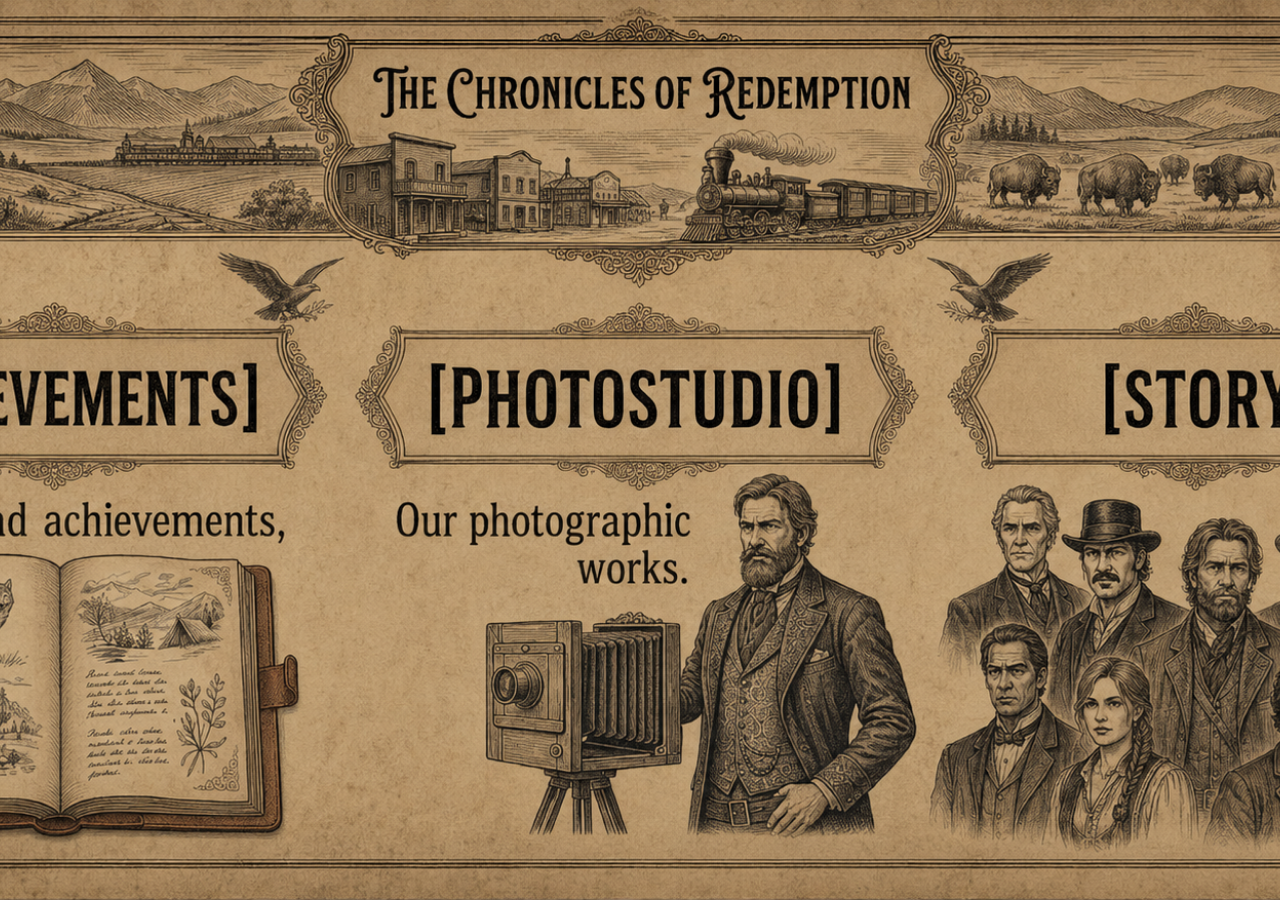
<file: index.html>
<!DOCTYPE html>
<html lang="ru">
<head>
    <meta charset="UTF-8">
    <title>The Chronicles of Redemption</title>
    <link rel="stylesheet" href="Redemption.css">
</head>
<body>

    <div class="main-menu">
        <a href="achievements.html" class="btn btn-achievements" title="Achievements"></a>
        <a href="photostudio.html" class="btn btn-photostudio" title="Photostudio"></a>
        <a href="story.html" class="btn btn-story" title="Story"></a>
    </div>

</body>
</html>
</file>
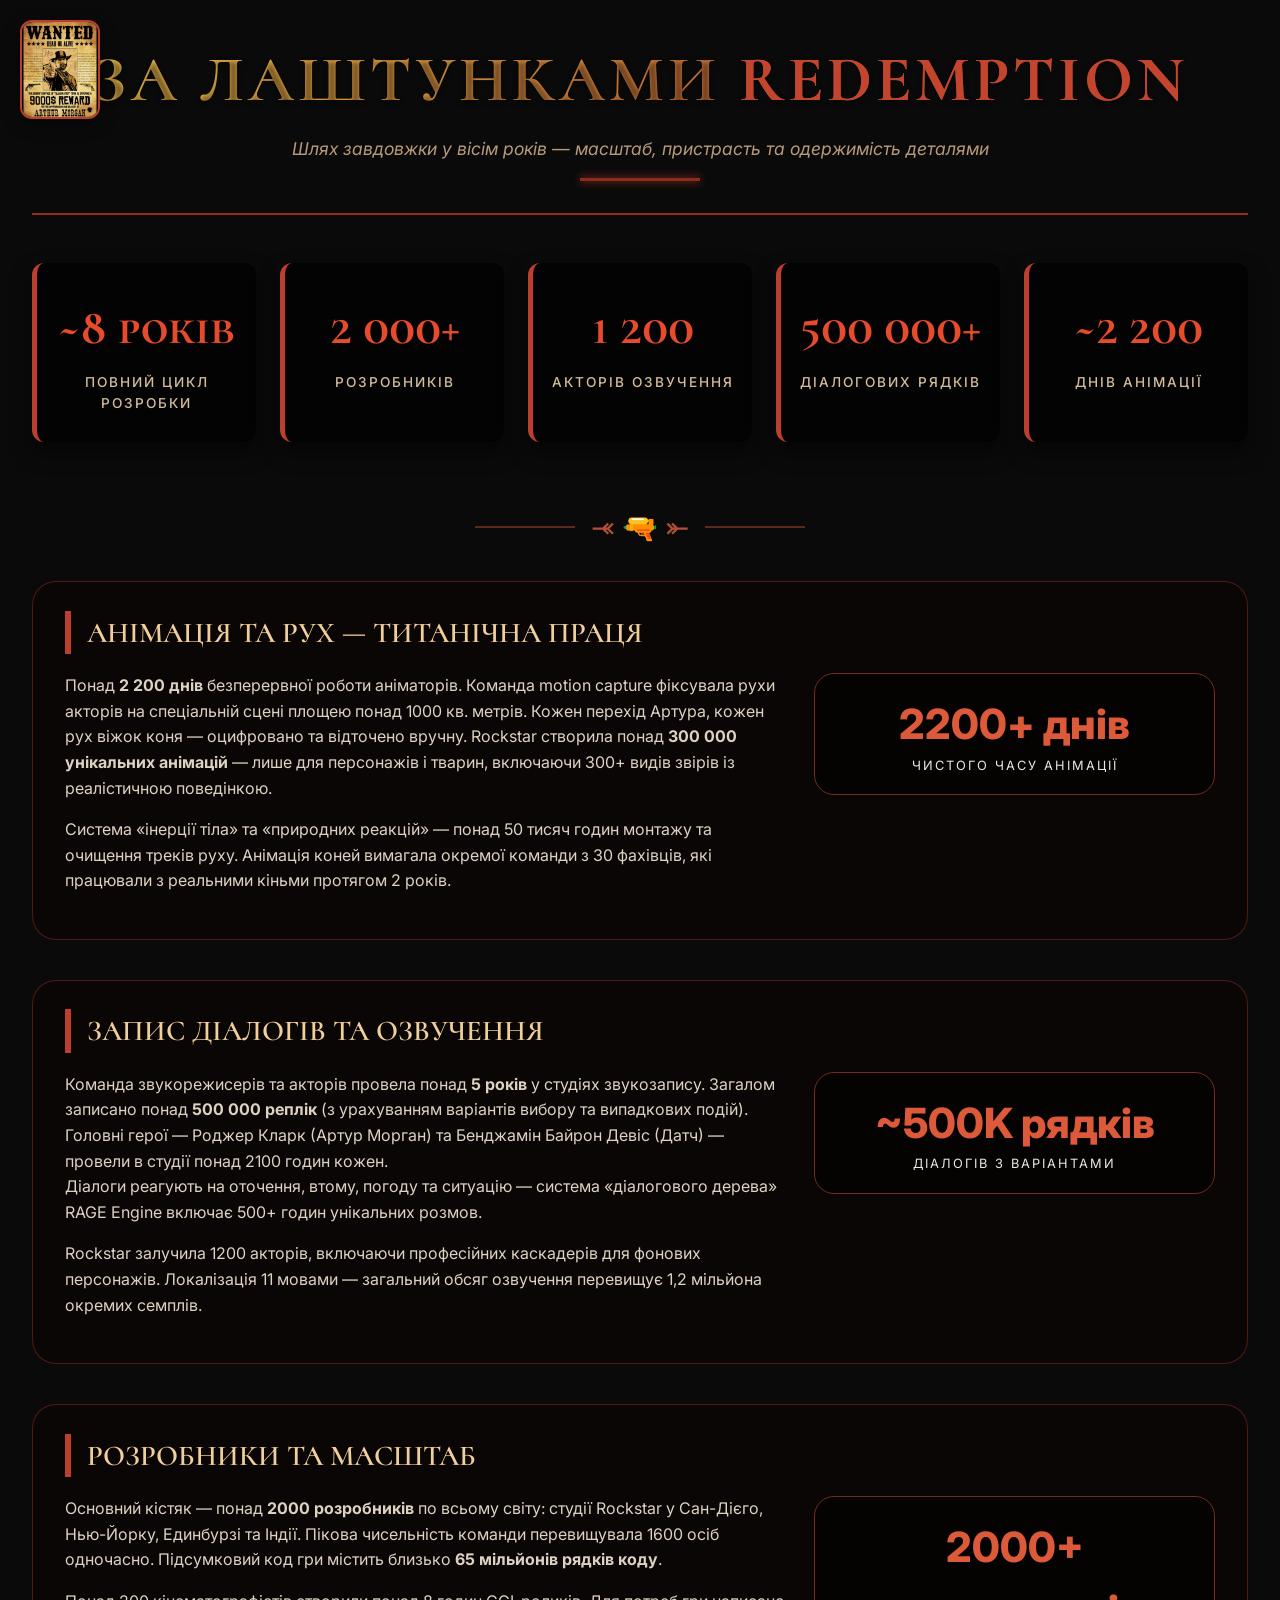
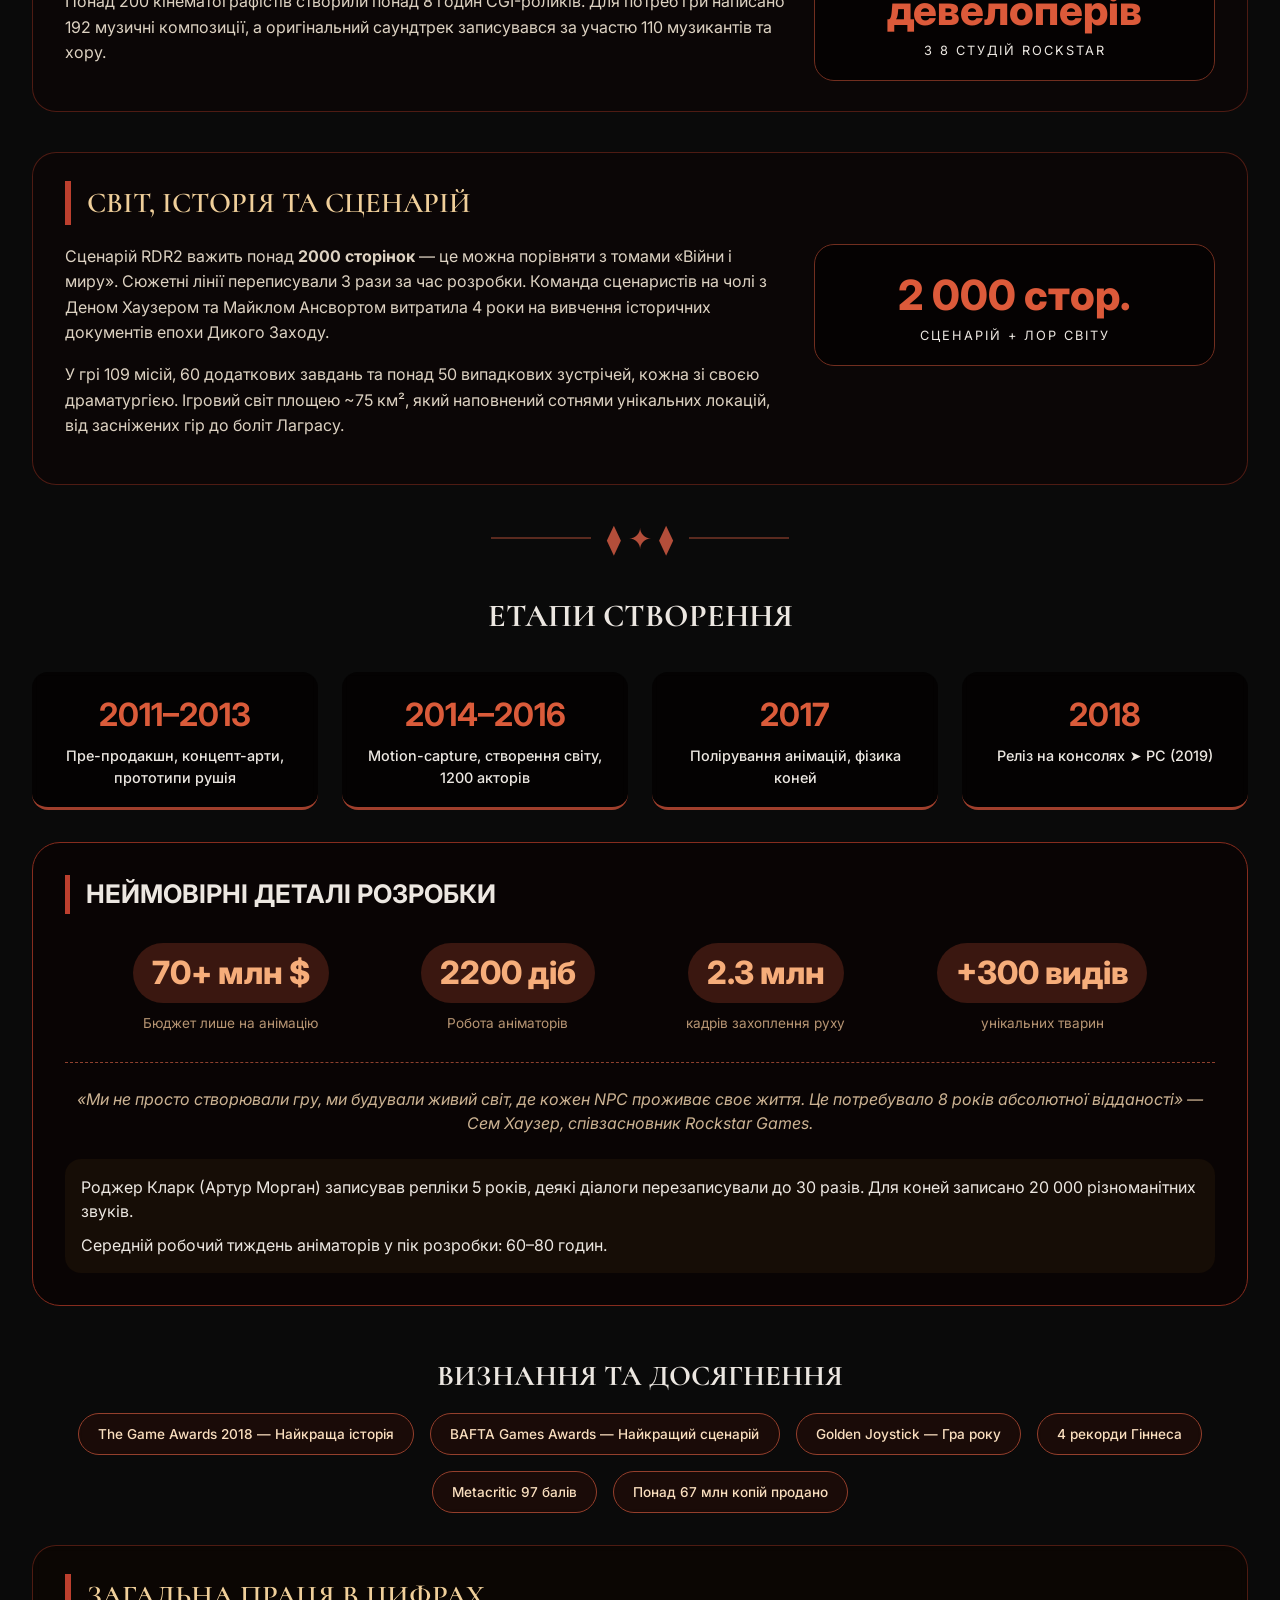
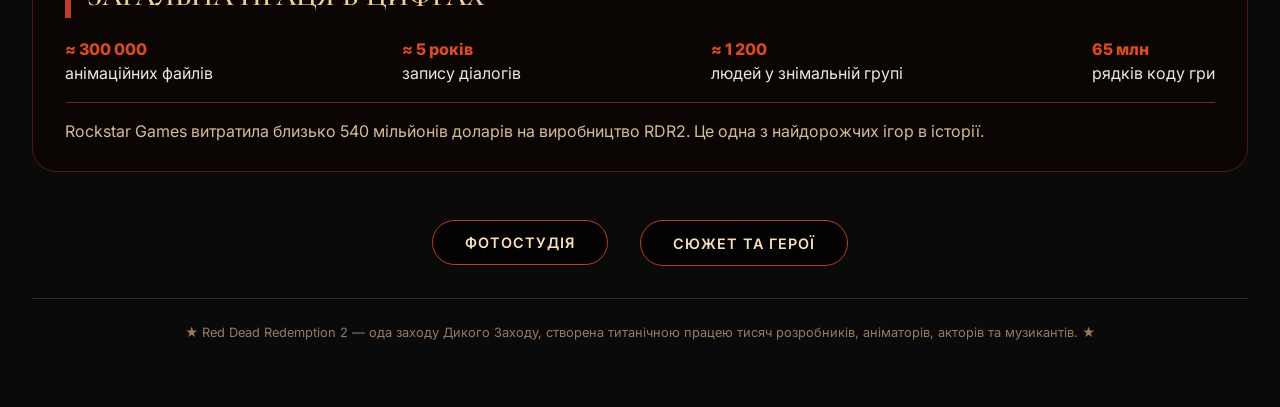
<file: achievements.html>
<!DOCTYPE html>
<html lang="uk">
<head>
    <meta charset="UTF-8">
    <meta name="viewport" content="width=device-width, initial-scale=1.0, user-scalable=yes">
    <title>Red Dead Redemption 2 | Шлях розробки та Досягнення</title>
    <link href="https://fonts.googleapis.com/css2?family=Cormorant+SC:wght@300;400;600;700&family=Inter:opsz,wght@14..32,300;14..32,400;14..32,600;14..32,700&display=swap" rel="stylesheet">
    <style>
        * {
            margin: 0;
            padding: 0;
            box-sizing: border-box;
        }

        body {
            position: relative;
            background: #0a0a0a;
            font-family: 'Inter', 'Segoe UI', system-ui, sans-serif;
            color: #ece7e1;
            line-height: 1.5;
            scroll-behavior: smooth;
            min-height: 100vh;
        }

        body::before {
            content: "";
            position: fixed;
            top: 0;
            left: 0;
            width: 100%;
            height: 100%;
            z-index: -2;
            background-image: url('https://images.pexels.com/photos/1413412/rancher-sunset-silhouette-horse-1413412.jpeg?auto=compress&cs=tinysrgb&w=1600');
            background-size: cover;
            background-position: center 40%;
            background-repeat: no-repeat;
            filter: brightness(0.28) contrast(1.15) sepia(0.25) saturate(0.9);
        }

        body::after {
            content: "";
            position: fixed;
            top: 0;
            left: 0;
            width: 100%;
            height: 100%;
            z-index: -1;
            background-image: url('https://www.transparenttextures.com/patterns/old-map.png');
            background-repeat: repeat;
            opacity: 0.12;
            pointer-events: none;
        }

        ::-webkit-scrollbar {
            width: 8px;
        }
        ::-webkit-scrollbar-track {
            background: #1a0a0a;
        }
        ::-webkit-scrollbar-thumb {
            background: #8b2c1d;
            border-radius: 6px;
        }

        .rdr-container {
            max-width: 1400px;
            margin: 0 auto;
            padding: 2rem 2rem 4rem;
            position: relative;
            z-index: 1;
        }

        .back-home {
            position: fixed;
            top: 20px;
            left: 20px;
            z-index: 100;
            transition: transform 0.2s ease;
            cursor: pointer;
        }
        .back-home img {
            width: 80px;
            height: auto;
            border-radius: 12px;
            border: 2px solid #bc3f2e;
            box-shadow: 0 5px 15px rgba(0,0,0,0.5);
            transition: all 0.2s;
            background: #1a0a0a;
        }
        .back-home img:hover {
            transform: scale(1.05);
            border-color: #e6552e;
            box-shadow: 0 8px 20px rgba(0,0,0,0.7);
        }

        .achievement-hero {
            text-align: center;
            margin-bottom: 3rem;
            border-bottom: 2px solid #942c1c;
            padding-bottom: 2rem;
        }
        .achievement-hero h1 {
            font-family: 'Cormorant SC', serif;
            font-size: 4rem;
            letter-spacing: 4px;
            font-weight: 700;
            text-transform: uppercase;
            background: linear-gradient(135deg, #f2c94c, #c0392b);
            -webkit-background-clip: text;
            background-clip: text;
            color: transparent;
            text-shadow: 0 2px 5px rgba(0,0,0,0.5);
        }
        .hero-sub {
            font-size: 1.1rem;
            color: #b89a7a;
            margin-top: 0.5rem;
            font-style: italic;
        }
        .brand-sep {
            width: 120px;
            height: 3px;
            background: #8b2c1d;
            margin: 1rem auto 0;
            box-shadow: 0 0 8px #c0392b;
        }

        .stats-grid {
            display: flex;
            flex-wrap: wrap;
            justify-content: space-between;
            gap: 1.5rem;
            margin: 3rem 0 4rem;
        }
        .stat-card {
            background: rgba(0, 0, 0, 0.7);
            backdrop-filter: blur(4px);
            border-left: 5px solid #bc3f2e;
            flex: 1;
            min-width: 170px;
            padding: 1.8rem 1rem;
            text-align: center;
            border-radius: 12px;
            transition: all 0.2s ease;
            box-shadow: 0 10px 20px rgba(0,0,0,0.5);
        }
        .stat-card:hover {
            transform: translateY(-6px);
            border-left-color: #e6552e;
            background: rgba(20, 5, 5, 0.85);
        }
        .stat-number {
            font-size: 3rem;
            font-weight: 800;
            font-family: 'Cormorant SC', monospace;
            color: #e64b2c;
        }
        .stat-label {
            font-size: 0.85rem;
            text-transform: uppercase;
            font-weight: 500;
            letter-spacing: 2px;
            color: #d4bc9a;
            margin-top: 8px;
        }

        .revolver-divider {
            display: flex;
            justify-content: center;
            align-items: center;
            gap: 1rem;
            margin: 2rem 0;
        }
        .divider-line {
            height: 2px;
            background: #5a2a1f;
            width: 100px;
        }
        .divider-icon {
            color: #b34e3a;
            font-size: 1.8rem;
        }

        .dev-facts {
            display: flex;
            flex-direction: column;
            gap: 2.5rem;
        }
        .fact-block {
            background: rgba(12, 6, 6, 0.75);
            border-radius: 24px;
            padding: 1.8rem 2rem;
            border: 1px solid rgba(180, 60, 40, 0.4);
            backdrop-filter: blur(4px);
        }
        .fact-block h2 {
            font-size: 1.8rem;
            font-weight: 600;
            font-family: 'Cormorant SC', serif;
            border-left: 6px solid #bc3f2e;
            padding-left: 1rem;
            margin-bottom: 1.2rem;
            color: #f0cf9a;
        }
        .fact-detail {
            display: flex;
            flex-wrap: wrap;
            gap: 1.8rem;
            justify-content: space-between;
            align-items: flex-start;
        }
        .fact-text {
            flex: 2;
            font-size: 1rem;
            color: #ddd2c2;
            line-height: 1.6;
        }
        .fact-text p {
            margin-bottom: 1rem;
        }
        .fact-highlight {
            flex: 1;
            background: #00000080;
            border-radius: 20px;
            padding: 1.2rem;
            text-align: center;
            border: 1px solid #712e1f;
            backdrop-filter: blur(2px);
        }
        .highlight-number {
            font-size: 2.6rem;
            font-weight: 800;
            color: #dc5a3a;
        }
        .highlight-caption {
            font-size: 0.8rem;
            text-transform: uppercase;
            letter-spacing: 2px;
        }

        .timeline-grid {
            display: grid;
            grid-template-columns: repeat(auto-fit, minmax(240px, 1fr));
            gap: 1.5rem;
            margin: 2rem 0;
        }
        .timeline-item {
            background: #030000cc;
            padding: 1.2rem;
            border-radius: 16px;
            text-align: center;
            border-bottom: 3px solid #a03f2c;
            backdrop-filter: blur(3px);
        }
        .timeline-year {
            font-size: 2rem;
            font-weight: 700;
            color: #da5b3a;
        }
        .timeline-desc {
            font-weight: 500;
            font-size: 0.9rem;
            margin-top: 6px;
        }

        .dev-crew {
            background: rgba(10, 4, 4, 0.85);
            border-radius: 28px;
            padding: 2rem;
            margin-top: 1rem;
            border: 1px solid #862c1e;
            backdrop-filter: blur(5px);
        }
        .crew-stats {
            display: flex;
            flex-wrap: wrap;
            justify-content: space-evenly;
            gap: 1.5rem;
            margin: 1.8rem 0;
        }
        .crew-stat {
            text-align: center;
        }
        .crew-number {
            font-size: 2rem;
            font-weight: 800;
            background: #3a1710;
            padding: 0.4rem 1.2rem;
            border-radius: 60px;
            display: inline-block;
            color: #f6ad7a;
        }
        .crew-label {
            font-size: 0.85rem;
            margin-top: 0.6rem;
            color: #b79573;
        }
        .quote {
            font-style: italic;
            text-align: center;
            border-top: 1px dashed #8f412e;
            padding-top: 1.5rem;
            color: #ccb393;
        }

        .awards-section {
            margin: 3rem 0 2rem;
        }
        .awards-grid {
            display: flex;
            flex-wrap: wrap;
            gap: 1rem;
            justify-content: center;
        }
        .award-badge {
            background: #1e0c08cc;
            padding: 0.6rem 1.2rem;
            border-radius: 50px;
            font-size: 0.85rem;
            font-weight: 500;
            border: 1px solid #943f2c;
            color: #fadfbf;
            backdrop-filter: blur(2px);
        }

        .bottom-nav {
            display: flex;
            justify-content: center;
            gap: 2rem;
            margin: 3rem 0 1rem;
            flex-wrap: wrap;
        }
        .nav-btn {
            background: rgba(0, 0, 0, 0.7);
            backdrop-filter: blur(5px);
            border: 1px solid #bc3f2e;
            border-radius: 50px;
            padding: 0.7rem 2rem;
            text-decoration: none;
            color: #fadfbf;
            font-weight: 600;
            letter-spacing: 1px;
            font-size: 0.9rem;
            transition: all 0.2s;
            display: inline-flex;
            align-items: center;
            gap: 8px;
        }
        .nav-btn:hover {
            background: #bc3f2e;
            color: #0a0505;
            border-color: #e6552e;
            transform: translateY(-2px);
        }

        .footer-note {
            text-align: center;
            margin-top: 2rem;
            padding-top: 1.5rem;
            border-top: 1px solid #3f241c;
            font-size: 0.8rem;
            color: #967a60;
        }

        @media (max-width: 780px) {
            .rdr-container {
                padding: 1rem;
            }
            .achievement-hero h1 {
                font-size: 2.6rem;
            }
            .stat-card {
                min-width: 140px;
            }
            .fact-block {
                padding: 1rem;
            }
            .back-home img {
                width: 55px;
            }
            .back-home {
                top: 10px;
                left: 10px;
            }
        }
    </style>
</head>
<body>

<a href="index.html" class="back-home">
    <img src="back.png" alt="Розшукується Артур Морган - Повернутися в головне меню">
</a>

<div class="rdr-container">
    <div class="achievement-hero">
        <h1>ЗА ЛАШТУНКАМИ <span style="color:#c4452e;">REDEMPTION</span></h1>
        <div class="hero-sub">Шлях завдовжки у вісім років — масштаб, пристрасть та одержимість деталями</div>
        <div class="brand-sep"></div>
    </div>

    <div class="stats-grid">
        <div class="stat-card"><div class="stat-number">~8 років</div><div class="stat-label">Повний цикл розробки</div></div>
        <div class="stat-card"><div class="stat-number">2 000+</div><div class="stat-label">розробників</div></div>
        <div class="stat-card"><div class="stat-number">1 200</div><div class="stat-label">акторів озвучення</div></div>
        <div class="stat-card"><div class="stat-number">500 000+</div><div class="stat-label">діалогових рядків</div></div>
        <div class="stat-card"><div class="stat-number">~2 200</div><div class="stat-label">днів анімації</div></div>
    </div>

    <div class="revolver-divider"><div class="divider-line"></div><div class="divider-icon">⤛ 🔫 ⤜</div><div class="divider-line"></div></div>

    <div class="dev-facts">
        <div class="fact-block">
            <h2>АНІМАЦІЯ ТА РУХ — ТИТАНІЧНА ПРАЦЯ</h2>
            <div class="fact-detail">
                <div class="fact-text">
                    <p>Понад <strong>2 200 днів</strong> безперервної роботи аніматорів. Команда motion capture фіксувала рухи акторів на спеціальній сцені площею понад 1000 кв. метрів. Кожен перехід Артура, кожен рух віжок коня — оцифровано та відточено вручну. Rockstar створила понад <strong>300 000 унікальних анімацій</strong> — лише для персонажів і тварин, включаючи 300+ видів звірів із реалістичною поведінкою.</p>
                    <p>Система «інерції тіла» та «природних реакцій» — понад 50 тисяч годин монтажу та очищення треків руху. Анімація коней вимагала окремої команди з 30 фахівців, які працювали з реальними кіньми протягом 2 років.</p>
                </div>
                <div class="fact-highlight"><div class="highlight-number">2200+ днів</div><div class="highlight-caption">чистого часу анімації</div></div>
            </div>
        </div>

        <div class="fact-block">
            <h2>ЗАПИС ДІАЛОГІВ ТА ОЗВУЧЕННЯ</h2>
            <div class="fact-detail">
                <div class="fact-text">
                    <p>Команда звукорежисерів та акторів провела понад <strong>5 років</strong> у студіях звукозапису. Загалом записано понад <strong>500 000 реплік</strong> (з урахуванням варіантів вибору та випадкових подій). Головні герої — Роджер Кларк (Артур Морган) та Бенджамін Байрон Девіс (Датч) — провели в студії понад 2100 годин кожен.<br> Діалоги реагують на оточення, втому, погоду та ситуацію — система «діалогового дерева» RAGE Engine включає 500+ годин унікальних розмов.</p>
                    <p>Rockstar залучила 1200 акторів, включаючи професійних каскадерів для фонових персонажів. Локалізація 11 мовами — загальний обсяг озвучення перевищує 1,2 мільйона окремих семплів.</p>
                </div>
                <div class="fact-highlight"><div class="highlight-number">~500K рядків</div><div class="highlight-caption">діалогів з варіантами</div></div>
            </div>
        </div>

        <div class="fact-block">
            <h2>РОЗРОБНИКИ ТА МАСШТАБ</h2>
            <div class="fact-detail">
                <div class="fact-text">
                    <p>Основний кістяк — понад <strong>2000 розробників</strong> по всьому світу: студії Rockstar у Сан-Дієго, Нью-Йорку, Единбурзі та Індії. Пікова чисельність команди перевищувала 1600 осіб одночасно. Підсумковий код гри містить близько <strong>65 мільйонів рядків коду</strong>.</p>
                    <p>Понад 200 кінематографістів створили понад 8 годин CGI-роликів. Для потреб гри написано 192 музичні композиції, а оригінальний саундтрек записувався за участю 110 музикантів та хору.</p>
                </div>
                <div class="fact-highlight"><div class="highlight-number">2000+ девелоперів</div><div class="highlight-caption">з 8 студій Rockstar</div></div>
            </div>
        </div>

        <div class="fact-block">
            <h2>СВІТ, ІСТОРІЯ ТА СЦЕНАРІЙ</h2>
            <div class="fact-detail">
                <div class="fact-text">
                    <p>Сценарій RDR2 важить понад <strong>2000 сторінок</strong> — це можна порівняти з томами «Війни і миру». Сюжетні лінії переписували 3 рази за час розробки. Команда сценаристів на чолі з Деном Хаузером та Майклом Ансвортом витратила 4 роки на вивчення історичних документів епохи Дикого Заходу.</p>
                    <p>У грі 109 місій, 60 додаткових завдань та понад 50 випадкових зустрічей, кожна зі своєю драматургією. Ігровий світ площею ~75 км², який наповнений сотнями унікальних локацій, від засніжених гір до боліт Лаграсу.</p>
                </div>
                <div class="fact-highlight"><div class="highlight-number">2 000 стор.</div><div class="highlight-caption">сценарій + лор світу</div></div>
            </div>
        </div>
    </div>

    <div class="revolver-divider"><div class="divider-line"></div><div class="divider-icon">⧫ ✦ ⧫</div><div class="divider-line"></div></div>
    <h2 style="font-family: 'Cormorant SC'; font-size: 2rem; text-align:center; margin: 0 0 1rem;">ЕТАПИ СТВОРЕННЯ</h2>
    <div class="timeline-grid">
        <div class="timeline-item"><div class="timeline-year">2011–2013</div><div class="timeline-desc">Пре-продакшн, концепт-арти, прототипи рушія</div></div>
        <div class="timeline-item"><div class="timeline-year">2014–2016</div><div class="timeline-desc">Motion-capture, створення світу, 1200 акторів</div></div>
        <div class="timeline-item"><div class="timeline-year">2017</div><div class="timeline-desc">Полірування анімацій, фізика коней</div></div>
        <div class="timeline-item"><div class="timeline-year">2018</div><div class="timeline-desc">Реліз на консолях ➤ PC (2019)</div></div>
    </div>

    <div class="dev-crew">
        <h2 style="font-size: 1.6rem; border-left: 5px solid #bc3f2e; padding-left: 1rem;">НЕЙМОВІРНІ ДЕТАЛІ РОЗРОБКИ</h2>
        <div class="crew-stats">
            <div class="crew-stat"><span class="crew-number">70+ млн $</span><div class="crew-label">Бюджет лише на анімацію</div></div>
            <div class="crew-stat"><span class="crew-number">2200 діб</span><div class="crew-label">Робота аніматорів</div></div>
            <div class="crew-stat"><span class="crew-number">2.3 млн</span><div class="crew-label">кадрів захоплення руху</div></div>
            <div class="crew-stat"><span class="crew-number">+300 видів</span><div class="crew-label">унікальних тварин</div></div>
        </div>
        <div class="quote">
            «Ми не просто створювали гру, ми будували живий світ, де кожен NPC проживає своє життя. Це потребувало 8 років абсолютної відданості» — Сем Хаузер, співзасновник Rockstar Games.
        </div>
        <div style="background:#191007cc; border-radius: 1rem; padding: 1rem; margin-top: 1.5rem;">
            <p>Роджер Кларк (Артур Морган) записував репліки 5 років, деякі діалоги перезаписували до 30 разів. Для коней записано 20 000 різноманітних звуків.</p>
            <p style="margin-top: 10px;">Середній робочий тиждень аніматорів у пік розробки: 60–80 годин.</p>
        </div>
    </div>

    <div class="awards-section">
        <h2 style="font-family: 'Cormorant SC'; font-size: 1.8rem; text-align: center; margin-bottom: 1rem;">ВИЗНАННЯ ТА ДОСЯГНЕННЯ</h2>
        <div class="awards-grid">
            <span class="award-badge">The Game Awards 2018 — Найкраща історія</span>
            <span class="award-badge">BAFTA Games Awards — Найкращий сценарій</span>
            <span class="award-badge">Golden Joystick — Гра року</span>
            <span class="award-badge">4 рекорди Гіннеса</span>
            <span class="award-badge">Metacritic 97 балів</span>
            <span class="award-badge">Понад 67 млн копій продано</span>
        </div>
    </div>

    <div class="fact-block" style="background: #0c0502cc;">
        <h2>ЗАГАЛЬНА ПРАЦЯ В ЦИФРАХ</h2>
        <div style="display: flex; flex-wrap: wrap; justify-content: space-between; gap: 16px;">
            <div><span style="color: #d94a2b; font-weight:800;">≈ 300 000</span><br>анімаційних файлів</div>
            <div><span style="color: #d94a2b; font-weight:800;">≈ 5 років</span><br>запису діалогів</div>
            <div><span style="color: #d94a2b; font-weight:800;">≈ 1 200</span><br>людей у знімальній групі</div>
            <div><span style="color: #d94a2b; font-weight:800;">65 млн</span><br>рядків коду гри</div>
        </div>
        <hr style="border-color: #5e2f22; margin: 1rem 0;">
        <p style="color: #d3bc9b;">Rockstar Games витратила близько 540 мільйонів доларів на виробництво RDR2. Це одна з найдорожчих ігор в історії.</p>
    </div>

    <div class="bottom-nav">
        <a href="photostudio.html" class="nav-btn">ФОТОСТУДІЯ</a>
        <a href="story.html" class="nav-btn">СЮЖЕТ ТА ГЕРОЇ</a>
    </div>

    <div class="footer-note">
        <p>★ Red Dead Redemption 2 — ода заходу Дикого Заходу, створена титанічною працею тисяч розробників, аніматорів, акторів та музикантів. ★</p>
    </div>
</div>
</body>
</html>
</file>
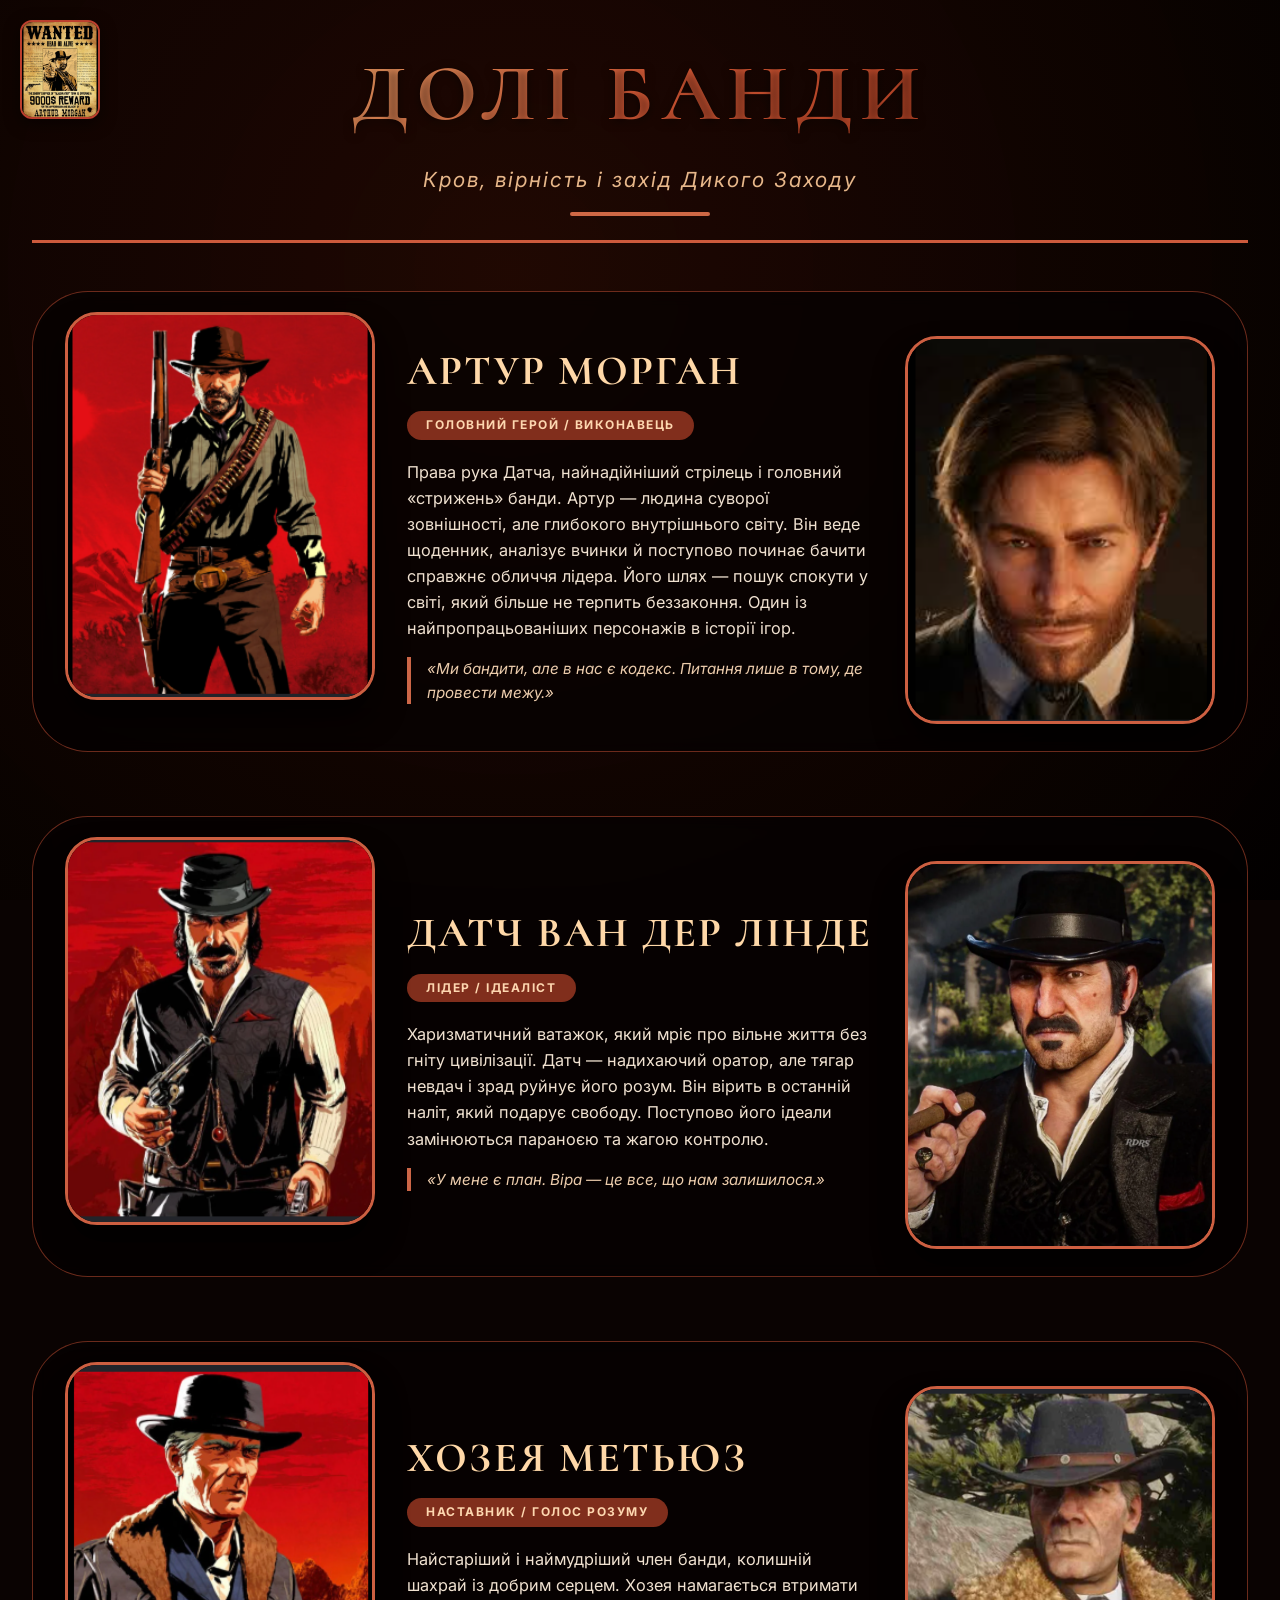
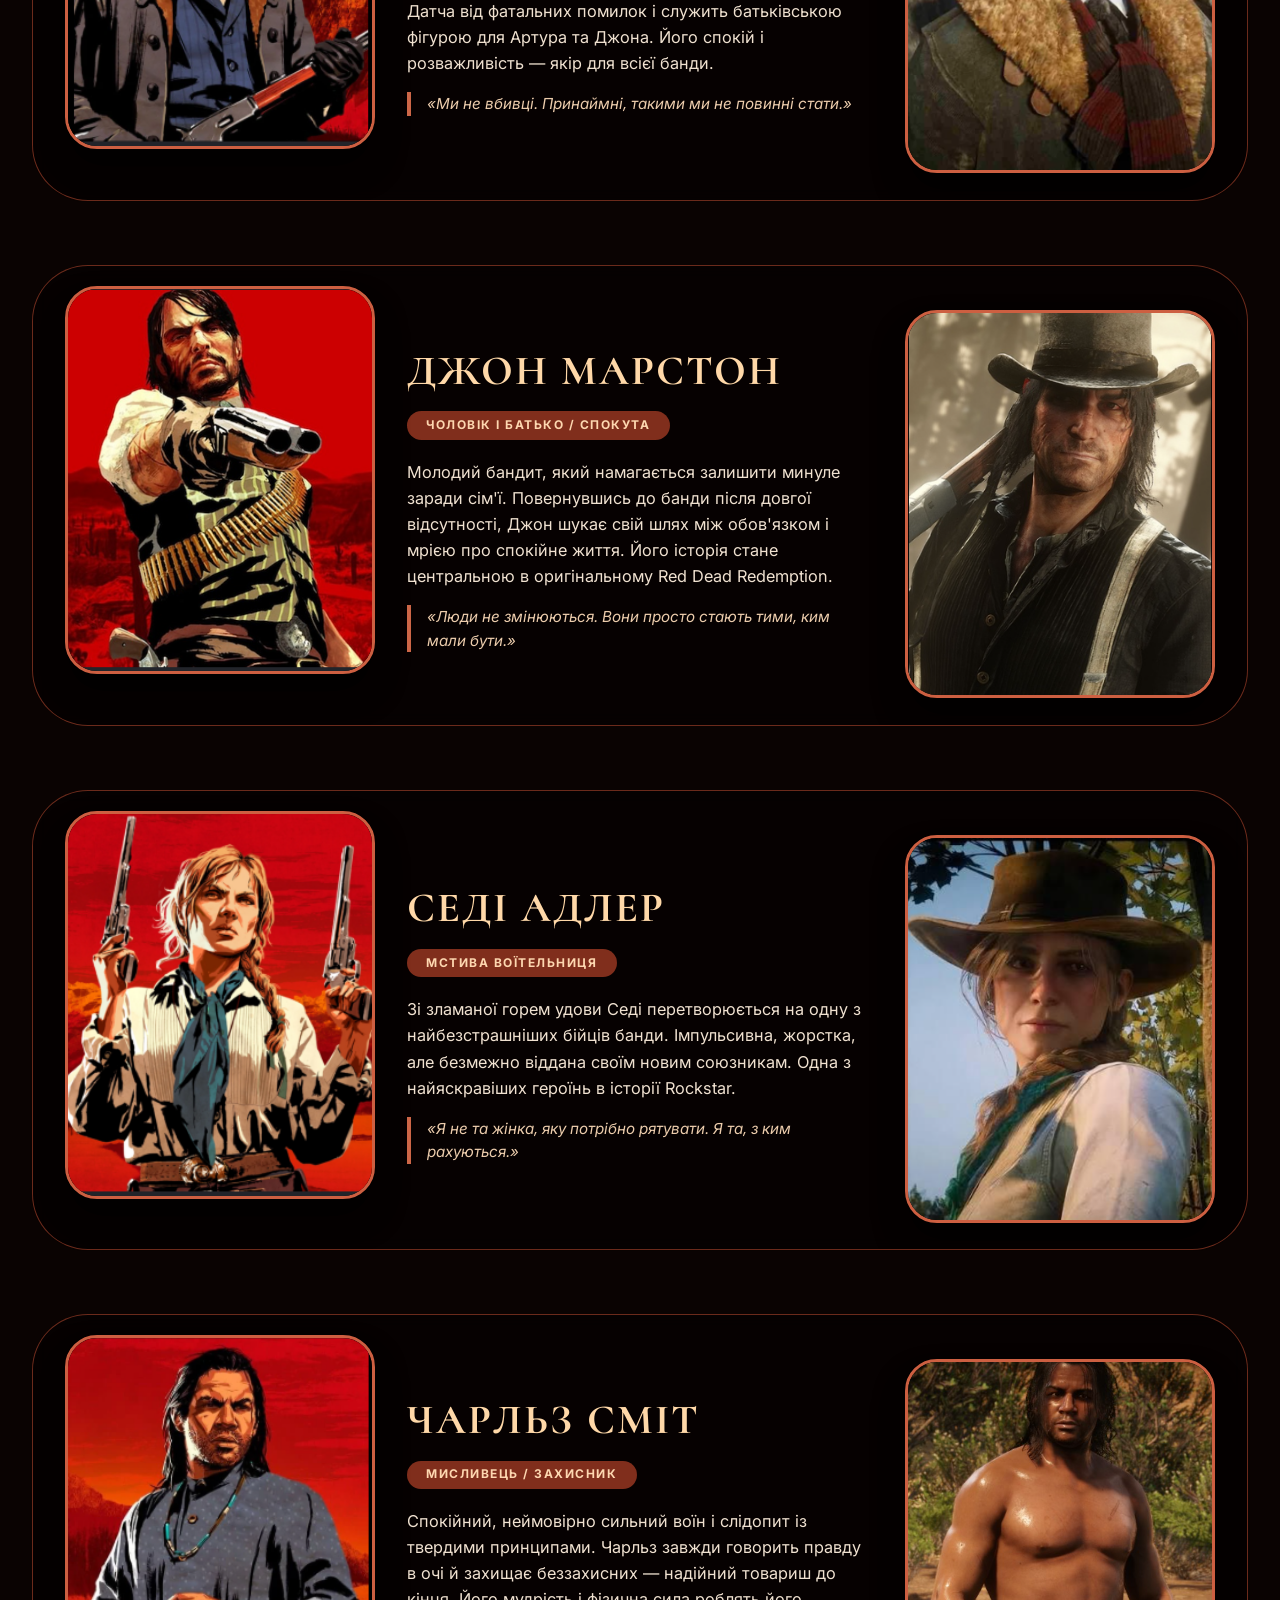
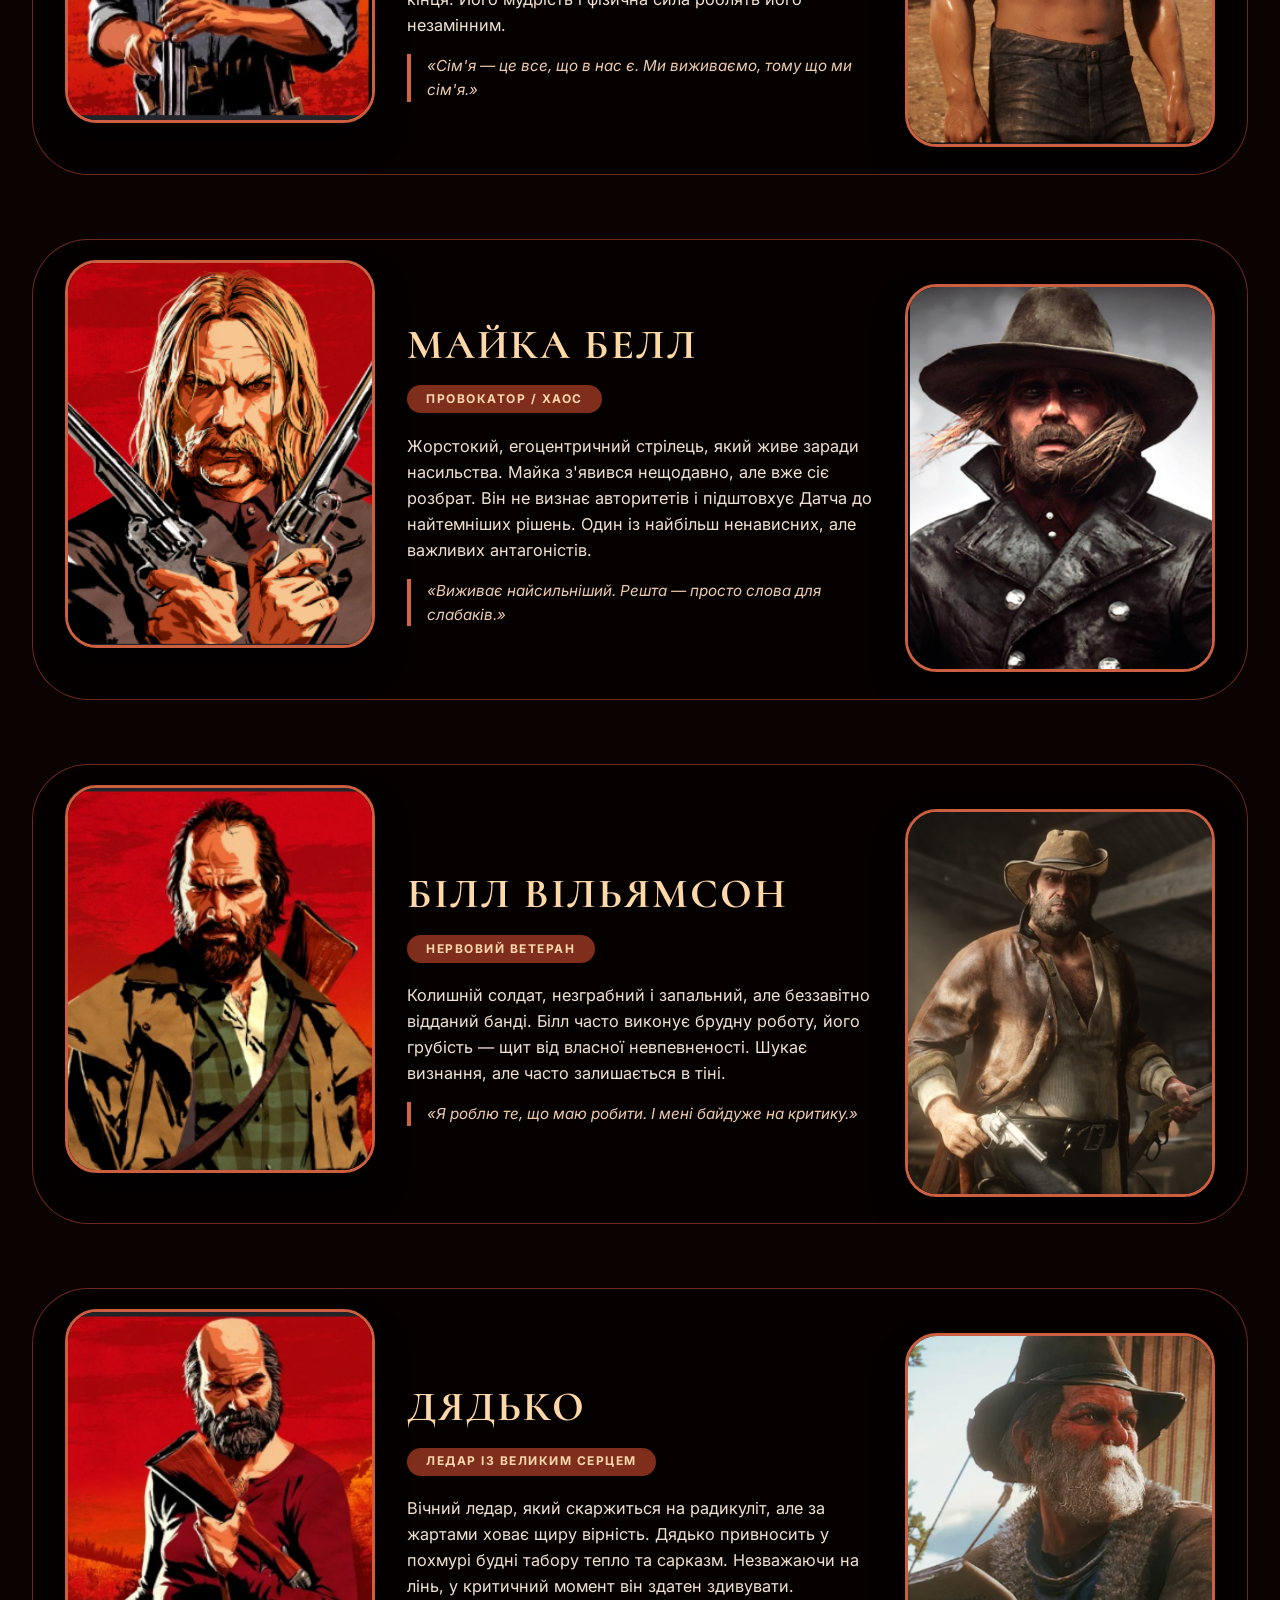
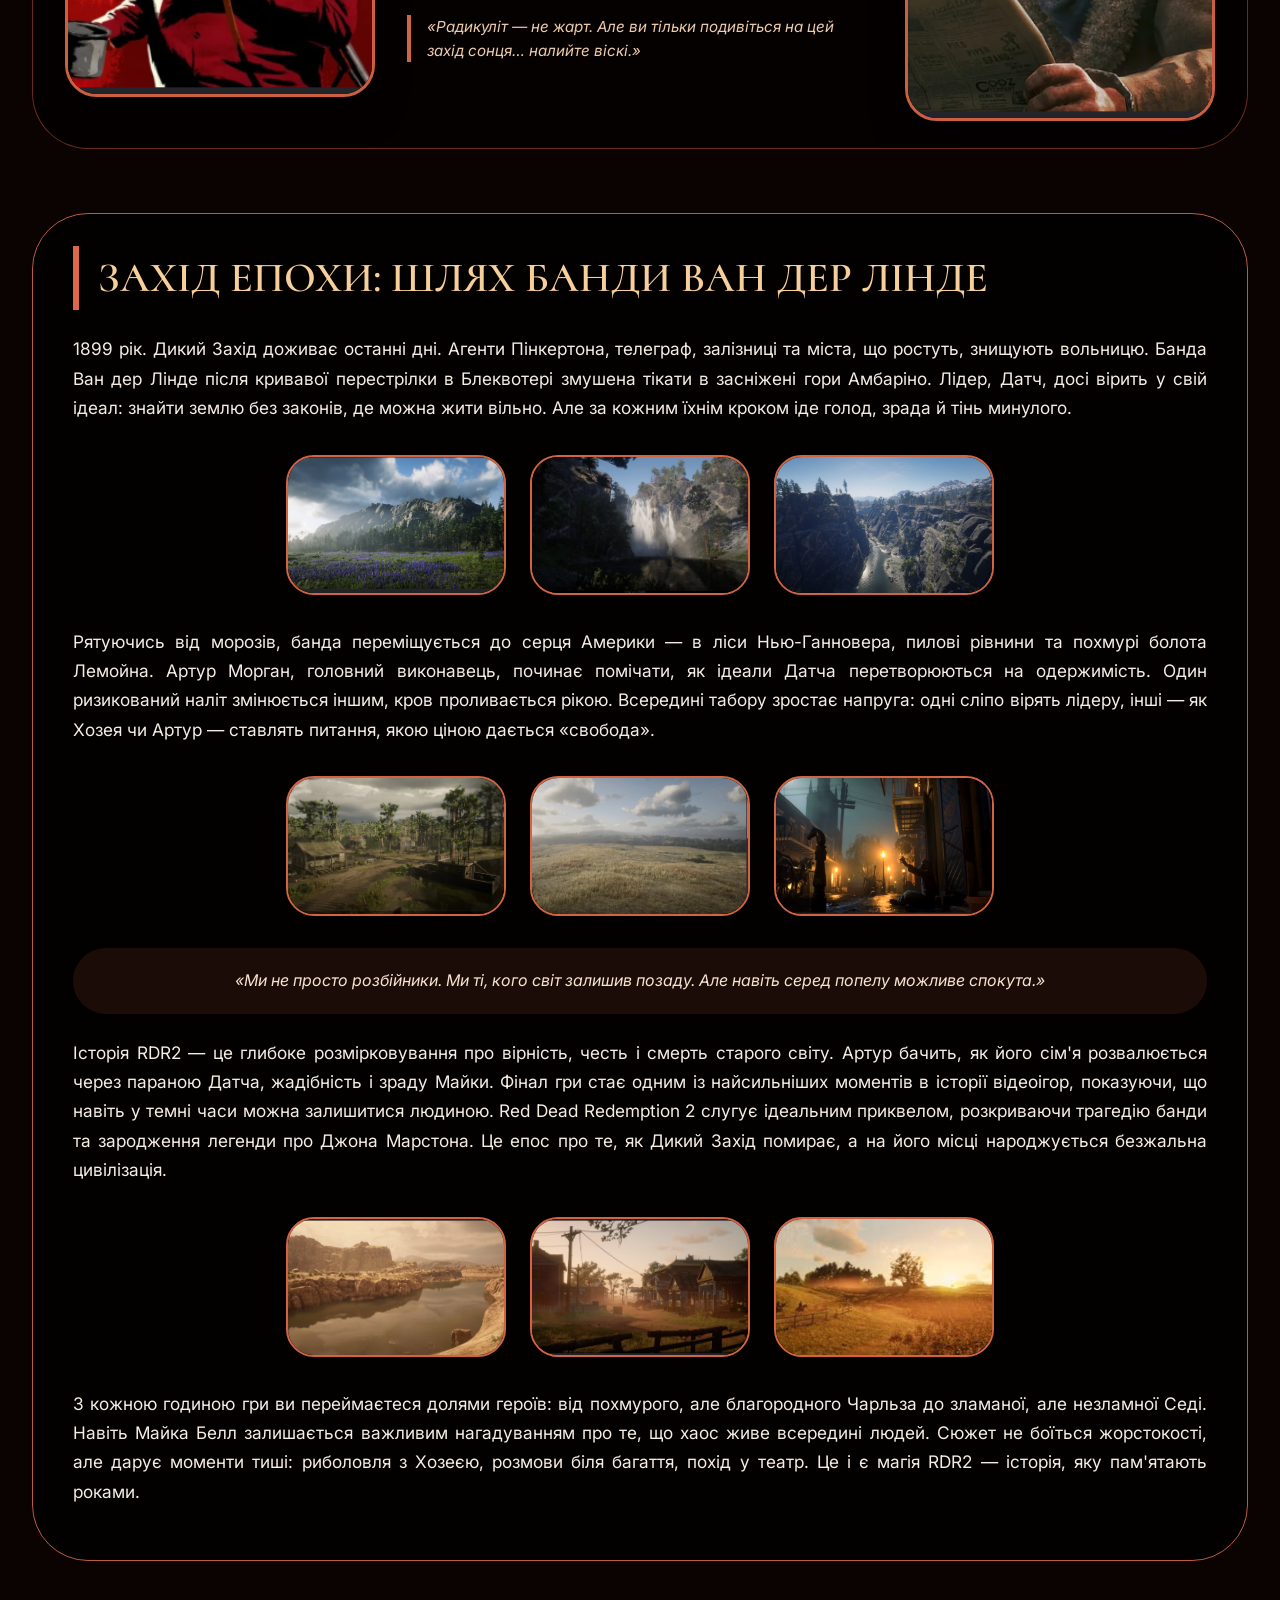
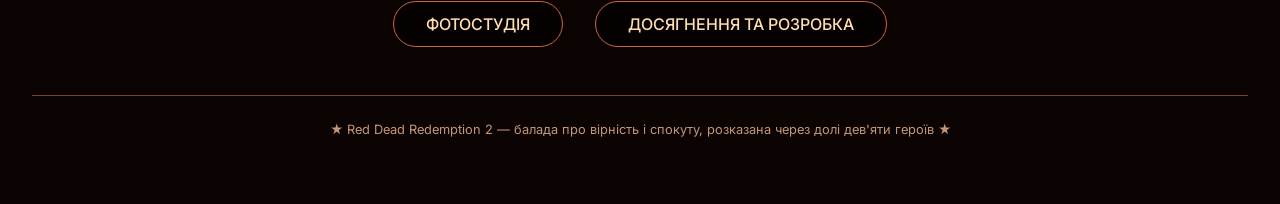
<file: story.html>
<!DOCTYPE html>
<html lang="uk">
<head>
    <meta charset="UTF-8">
    <meta name="viewport" content="width=device-width, initial-scale=1.0, user-scalable=yes">
    <title>Red Dead Redemption 2 | Легенди та Долі</title>
    <link href="https://fonts.googleapis.com/css2?family=Cormorant+SC:wght@400;500;600;700&family=Inter:opsz,wght@14..32,300;400;500;600;700;800&display=swap" rel="stylesheet">
    <style>
        * {
            margin: 0;
            padding: 0;
            box-sizing: border-box;
        }

        body {
            background: #0a0302;
            font-family: 'Inter', system-ui, sans-serif;
            color: #f5ede3;
            line-height: 1.55;
            scroll-behavior: smooth;
        }

        /* АТМОСФЕРНИЙ ФОН */
        body::before {
            content: "";
            position: fixed;
            top: 0;
            left: 0;
            width: 100%;
            height: 100%;
            z-index: -2;
            background-image: url('https://images.pexels.com/photos/1118873/landscape-nature-sunset-sky-1118873.jpeg?auto=compress&cs=tinysrgb&w=1600');
            background-size: cover;
            background-position: center 30%;
            filter: brightness(0.22) sepia(0.3) saturate(1.2) contrast(1.1);
        }
        body::after {
            content: "";
            position: fixed;
            top: 0;
            left: 0;
            width: 100%;
            height: 100%;
            z-index: -1;
            background: radial-gradient(circle at 40% 30%, rgba(100, 25, 5, 0.25), rgba(0,0,0,0.75));
            pointer-events: none;
        }

        ::-webkit-scrollbar {
            width: 8px;
        }
        ::-webkit-scrollbar-track {
            background: #2a0f0a;
        }
        ::-webkit-scrollbar-thumb {
            background: #c75335;
            border-radius: 20px;
        }

        /* КНОПКА ПОВЕРНЕННЯ */
        .back-home {
            position: fixed;
            top: 20px;
            left: 20px;
            z-index: 100;
            transition: transform 0.2s ease;
            cursor: pointer;
        }
        .back-home img {
            width: 80px;
            height: auto;
            border-radius: 12px;
            border: 2px solid #bc3f2e;
            box-shadow: 0 5px 15px rgba(0,0,0,0.5);
            transition: all 0.2s;
            background: #1a0a0a;
        }
        .back-home img:hover {
            transform: scale(1.05);
            border-color: #e6552e;
            box-shadow: 0 8px 20px rgba(0,0,0,0.7);
        }

        .story-container {
            max-width: 1400px;
            margin: 0 auto;
            padding: 2rem 2rem 4rem;
            position: relative;
            z-index: 2;
        }

        /* ХЕДЕР */
        .hero-dramatic {
            text-align: center;
            margin-bottom: 3rem;
            padding-bottom: 1.5rem;
            border-bottom: 3px solid #cd5a3c;
        }
        .hero-dramatic h1 {
            font-family: 'Cormorant SC', serif;
            font-size: 5rem;
            letter-spacing: 8px;
            font-weight: 800;
            background: linear-gradient(135deg, #f5d78c, #d95a36, #a13016);
            -webkit-background-clip: text;
            background-clip: text;
            color: transparent;
            text-shadow: 0 2px 10px rgba(0,0,0,0.5);
        }
        .hero-tagline {
            font-size: 1.3rem;
            color: #e7b78a;
            font-style: italic;
            letter-spacing: 2px;
            margin-top: 0.5rem;
        }
        .gold-divider {
            width: 140px;
            height: 4px;
            background: #cf6845;
            margin: 1rem auto 0;
            border-radius: 4px;
        }

        /* КАРТКИ ПЕРСОНАЖІВ */
        .characters-showcase {
            display: flex;
            flex-direction: column;
            gap: 4rem;
            margin: 3rem 0 4rem;
        }

        .char-block {
            background: rgba(5, 2, 2, 0.7);
            backdrop-filter: blur(8px);
            border-radius: 56px;
            border: 1px solid rgba(210, 85, 55, 0.5);
            transition: all 0.25s;
            overflow: hidden;
        }
        .char-block:hover {
            border-color: #e07a56;
            box-shadow: 0 12px 35px rgba(0,0,0,0.7);
        }

        /* ТРИКОЛОНОЧНА СХЕМА: ФОТО ЗЛІВА (ВИЩЕ) + ОПИС ПО ЦЕНТРУ + ФОТО СПРАВА (НИЖЧЕ) */
        .char-layout {
            display: flex;
            align-items: center;
            justify-content: space-between;
            gap: 1.5rem;
            padding: 2rem;
            flex-wrap: wrap;
        }

        /* ЛІВА ФОТОГРАФІЯ (ТРОХИ ВИЩЕ) */
        .char-photo-left {
            flex: 1.2;
            min-width: 260px;
            transform: translateY(-12px);
        }
        .char-photo-left img {
            width: 100%;
            aspect-ratio: 4 / 5;
            object-fit: cover;
            border-radius: 32px;
            border: 3px solid #cd5f41;
            box-shadow: 0 20px 30px rgba(0,0,0,0.6);
            transition: 0.2s;
        }
        .char-photo-left img:hover {
            transform: scale(1.01);
            border-color: #ff8a62;
        }

        /* ЦЕНТР — ОПИС ПЕРСОНАЖА */
        .char-description-center {
            flex: 1.8;
            min-width: 260px;
            padding: 0 0.5rem;
        }
        .char-description-center h2 {
            font-family: 'Cormorant SC', serif;
            font-size: 2.6rem;
            font-weight: 700;
            color: #ffd8a8;
            letter-spacing: 2px;
            margin-bottom: 0.5rem;
        }
        .char-title {
            display: inline-block;
            background: #a13b24c9;
            padding: 0.3rem 1.2rem;
            border-radius: 40px;
            font-size: 0.75rem;
            font-weight: 700;
            letter-spacing: 1.5px;
            color: #fdd7b0;
            margin-bottom: 1.2rem;
        }
        .char-description {
            font-size: 1.02rem;
            line-height: 1.6;
            color: #f0e1d0;
            margin-bottom: 1rem;
        }
        .char-legend {
            font-style: italic;
            border-left: 4px solid #cd6748;
            padding-left: 1rem;
            font-size: 0.95rem;
            color: #ecccac;
            margin-top: 0.8rem;
        }

        /* ПРАВА ФОТОГРАФІЯ (ТРОХИ НИЖЧЕ) */
        .char-photo-right {
            flex: 1.2;
            min-width: 260px;
            transform: translateY(12px);
        }
        .char-photo-right img {
            width: 100%;
            aspect-ratio: 4 / 5;
            object-fit: cover;
            border-radius: 32px;
            border: 3px solid #cd5f41;
            box-shadow: 0 20px 30px rgba(0,0,0,0.6);
            transition: 0.2s;
        }
        .char-photo-right img:hover {
            transform: scale(1.01);
            border-color: #ff8a62;
        }

        /* СЮЖЕТНИЙ БЛОК — КРУПНИЙ ТЕКСТ */
        .story-epicenter {
            background: rgba(0, 0, 0, 0.7);
            backdrop-filter: blur(12px);
            border-radius: 56px;
            padding: 2rem 2.5rem;
            margin: 2rem 0 2rem;
            border: 1px solid #bc5c3f;
        }
        .story-epicenter h2 {
            font-family: 'Cormorant SC', serif;
            font-size: 2.6rem;
            font-weight: 600;
            color: #f7cf9a;
            border-left: 6px solid #db6948;
            padding-left: 1.2rem;
            margin-bottom: 1.5rem;
        }
        .story-rich {
            font-size: 1.08rem;
            line-height: 1.7;
            text-align: justify;
        }
        .story-rich p {
            margin-bottom: 1.4rem;
        }
        .scene-insert {
            display: flex;
            flex-wrap: wrap;
            gap: 1.5rem;
            justify-content: center;
            margin: 2rem 0;
        }
        .scene-insert img {
            width: 220px;
            height: 140px;
            object-fit: cover;
            border-radius: 28px;
            border: 2px solid #d26343;
            transition: 0.2s;
        }
        .scene-insert img:hover {
            transform: scale(1.02);
            border-color: #f18d68;
        }
        .poetic-break {
            background: #2e140e99;
            padding: 1.2rem;
            border-radius: 40px;
            font-style: italic;
            text-align: center;
            font-size: 1rem;
            margin: 1.5rem 0;
            color: #f7e3cf;
        }

        /* НАВІГАЦІЙНІ КНОПКИ */
        .nav-links {
            display: flex;
            justify-content: center;
            gap: 2rem;
            margin: 2.5rem 0 1rem;
            flex-wrap: wrap;
        }
        .nav-links a {
            color: #ffddb0;
            text-decoration: none;
            border: 1px solid #cd6446;
            padding: 0.6rem 2rem;
            border-radius: 60px;
            font-weight: 500;
            transition: 0.2s;
            background: rgba(0,0,0,0.4);
        }
        .nav-links a:hover {
            background: #cd6446;
            color: #0f0401;
            border-color: #cd6446;
        }

        .footer-credits {
            text-align: center;
            margin-top: 3rem;
            padding-top: 1.5rem;
            border-top: 1px solid #783f2c;
            font-size: 0.8rem;
            color: #c49678;
        }

        @media (max-width: 1000px) {
            .story-container {
                padding: 1rem;
            }
            .hero-dramatic h1 {
                font-size: 3rem;
            }
            .char-layout {
                flex-direction: column;
                gap: 1.8rem;
            }
            .char-photo-left, .char-photo-right {
                transform: translateY(0);
                max-width: 320px;
                margin: 0 auto;
            }
            .char-description-center {
                text-align: center;
            }
            .scene-insert img {
                width: 160px;
                height: 105px;
            }
            .story-rich {
                font-size: 0.98rem;
            }
            .back-home img {
                width: 55px;
            }
            .back-home {
                top: 10px;
                left: 10px;
            }
        }
    </style>
</head>
<body>

<!-- КНОПКА ПОВЕРНЕННЯ -->
<a href="index.html" class="back-home">
    <img src="back.png" alt="Розшукується Артур Морган - Повернутися в головне меню">
</a>

<div class="story-container">
    <div class="hero-dramatic">
        <h1>ДОЛІ БАНДИ</h1>
        <div class="hero-tagline">Кров, вірність і захід Дикого Заходу</div>
        <div class="gold-divider"></div>
    </div>

    <div class="characters-showcase">
        
        <!-- АРТУР МОРГАН — ліве фото вище, праве нижче -->
        <div class="char-block">
            <div class="char-layout">
                <div class="char-photo-left">
                    <img src="Arthur1.png" alt="Артур Морган арт">
                </div>
                <div class="char-description-center">
                    <h2>АРТУР МОРГАН</h2>
                    <div class="char-title">ГОЛОВНИЙ ГЕРОЙ / ВИКОНАВЕЦЬ</div>
                    <div class="char-description">Права рука Датча, найнадійніший стрілець і головний «стрижень» банди. Артур — людина суворої зовнішності, але глибокого внутрішнього світу. Він веде щоденник, аналізує вчинки й поступово починає бачити справжнє обличчя лідера. Його шлях — пошук спокути у світі, який більше не терпить беззаконня. Один із найпропрацьованіших персонажів в історії ігор.</div>
                    <div class="char-legend">«Ми бандити, але в нас є кодекс. Питання лише в тому, де провести межу.»</div>
                </div>
                <div class="char-photo-right">
                    <img src="Arthur2.png" alt="Артур Морган ігровий кадр">
                </div>
            </div>
        </div>

        <!-- ДАТЧ ВАН ДЕР ЛІНДЕ -->
        <div class="char-block">
            <div class="char-layout">
                <div class="char-photo-left">
                    <img src="dutch1.png" alt="Датч арт">
                </div>
                <div class="char-description-center">
                    <h2>ДАТЧ ВАН ДЕР ЛІНДЕ</h2>
                    <div class="char-title">ЛІДЕР / ІДЕАЛІСТ</div>
                    <div class="char-description">Харизматичний ватажок, який мріє про вільне життя без гніту цивілізації. Датч — надихаючий оратор, але тягар невдач і зрад руйнує його розум. Він вірить в останній наліт, який подарує свободу. Поступово його ідеали замінюються параноєю та жагою контролю.</div>
                    <div class="char-legend">«У мене є план. Віра — це все, що нам залишилося.»</div>
                </div>
                <div class="char-photo-right">
                    <img src="dutch2.png" alt="Датч у грі">
                </div>
            </div>
        </div>

        <!-- ХОЗЕЯ МЕТЬЮЗ -->
        <div class="char-block">
            <div class="char-layout">
                <div class="char-photo-left">
                    <img src="hosea1.png" alt="Хозея арт">
                </div>
                <div class="char-description-center">
                    <h2>ХОЗЕЯ МЕТЬЮЗ</h2>
                    <div class="char-title">НАСТАВНИК / ГОЛОС РОЗУМУ</div>
                    <div class="char-description">Найстаріший і наймудріший член банди, колишній шахрай із добрим серцем. Хозея намагається втримати Датча від фатальних помилок і служить батьківською фігурою для Артура та Джона. Його спокій і розважливість — якір для всієї банди.</div>
                    <div class="char-legend">«Ми не вбивці. Принаймні, такими ми не повинні стати.»</div>
                </div>
                <div class="char-photo-right">
                    <img src="hosea2.png" alt="Хозея у грі">
                </div>
            </div>
        </div>

        <!-- ДЖОН МАРСТОН -->
        <div class="char-block">
            <div class="char-layout">
                <div class="char-photo-left">
                    <img src="john1.png" alt="Джон арт">
                </div>
                <div class="char-description-center">
                    <h2>ДЖОН МАРСТОН</h2>
                    <div class="char-title">ЧОЛОВІК І БАТЬКО / СПОКУТА</div>
                    <div class="char-description">Молодий бандит, який намагається залишити минуле заради сім'ї. Повернувшись до банди після довгої відсутності, Джон шукає свій шлях між обов'язком і мрією про спокійне життя. Його історія стане центральною в оригінальному Red Dead Redemption.</div>
                    <div class="char-legend">«Люди не змінюються. Вони просто стають тими, ким мали бути.»</div>
                </div>
                <div class="char-photo-right">
                    <img src="john2.png" alt="Джон у грі">
                </div>
            </div>
        </div>

        <!-- СЕДІ АДЛЕР -->
        <div class="char-block">
            <div class="char-layout">
                <div class="char-photo-left">
                    <img src="sadie1.png" alt="Седі арт">
                </div>
                <div class="char-description-center">
                    <h2>СЕДІ АДЛЕР</h2>
                    <div class="char-title">МСТИВА ВОЇТЕЛЬНИЦЯ</div>
                    <div class="char-description">Зі зламаної горем удови Седі перетворюється на одну з найбезстрашніших бійців банди. Імпульсивна, жорстка, але безмежно віддана своїм новим союзникам. Одна з найяскравіших героїнь в історії Rockstar.</div>
                    <div class="char-legend">«Я не та жінка, яку потрібно рятувати. Я та, з ким рахуються.»</div>
                </div>
                <div class="char-photo-right">
                    <img src="sadie2.png" alt="Седі у грі">
                </div>
            </div>
        </div>

        <!-- ЧАРЛЬЗ СМІТ -->
        <div class="char-block">
            <div class="char-layout">
                <div class="char-photo-left">
                    <img src="charles1.png" alt="Чарльз арт">
                </div>
                <div class="char-description-center">
                    <h2>ЧАРЛЬЗ СМІТ</h2>
                    <div class="char-title">МИСЛИВЕЦЬ / ЗАХИСНИК</div>
                    <div class="char-description">Спокійний, неймовірно сильний воїн і слідопит із твердими принципами. Чарльз завжди говорить правду в очі й захищає беззахисних — надійний товариш до кінця. Його мудрість і фізична сила роблять його незамінним.</div>
                    <div class="char-legend">«Сім'я — це все, що в нас є. Ми виживаємо, тому що ми сім'я.»</div>
                </div>
                <div class="char-photo-right">
                    <img src="charles2.png" alt="Чарльз у грі">
                </div>
            </div>
        </div>

        <!-- МАЙКА БЕЛЛ -->
        <div class="char-block">
            <div class="char-layout">
                <div class="char-photo-left">
                    <img src="micah1.png" alt="Майка арт">
                </div>
                <div class="char-description-center">
                    <h2>МАЙКА БЕЛЛ</h2>
                    <div class="char-title">ПРОВОКАТОР / ХАОС</div>
                    <div class="char-description">Жорстокий, егоцентричний стрілець, який живе заради насильства. Майка з'явився нещодавно, але вже сіє розбрат. Він не визнає авторитетів і підштовхує Датча до найтемніших рішень. Один із найбільш ненависних, але важливих антагоністів.</div>
                    <div class="char-legend">«Виживає найсильніший. Решта — просто слова для слабаків.»</div>
                </div>
                <div class="char-photo-right">
                    <img src="micah2.png" alt="Майка у грі">
                </div>
            </div>
        </div>

        <!-- БІЛЛ ВІЛЬЯМСОН -->
        <div class="char-block">
            <div class="char-layout">
                <div class="char-photo-left">
                    <img src="bill1.png" alt="Білл арт">
                </div>
                <div class="char-description-center">
                    <h2>БІЛЛ ВІЛЬЯМСОН</h2>
                    <div class="char-title">НЕРВОВИЙ ВЕТЕРАН</div>
                    <div class="char-description">Колишній солдат, незграбний і запальний, але беззавітно відданий банді. Білл часто виконує брудну роботу, його грубість — щит від власної невпевненості. Шукає визнання, але часто залишається в тіні.</div>
                    <div class="char-legend">«Я роблю те, що маю робити. І мені байдуже на критику.»</div>
                </div>
                <div class="char-photo-right">
                    <img src="bill2.png" alt="Білл у грі">
                </div>
            </div>
        </div>

        <!-- ДЯДЬКО -->
        <div class="char-block">
            <div class="char-layout">
                <div class="char-photo-left">
                    <img src="uncle1.png" alt="Дядько арт">
                </div>
                <div class="char-description-center">
                    <h2>ДЯДЬКО</h2>
                    <div class="char-title">ЛЕДАР ІЗ ВЕЛИКИМ СЕРЦЕМ</div>
                    <div class="char-description">Вічний ледар, який скаржиться на радикуліт, але за жартами ховає щиру вірність. Дядько привносить у похмурі будні табору тепло та сарказм. Незважаючи на лінь, у критичний момент він здатен здивувати.</div>
                    <div class="char-legend">«Радикуліт — не жарт. Але ви тільки подивіться на цей захід сонця… налийте віскі.»</div>
                </div>
                <div class="char-photo-right">
                    <img src="uncle2.png" alt="Дядько у грі">
                </div>
            </div>
        </div>
    </div>

    <!-- СЮЖЕТНИЙ БЛОК -->
    <div class="story-epicenter">
        <h2>ЗАХІД ЕПОХИ: ШЛЯХ БАНДИ ВАН ДЕР ЛІНДЕ</h2>
        <div class="story-rich">
            <p>1899 рік. Дикий Захід доживає останні дні. Агенти Пінкертона, телеграф, залізниці та міста, що ростуть, знищують вольницю. Банда Ван дер Лінде після кривавої перестрілки в Блеквотері змушена тікати в засніжені гори Амбаріно. Лідер, Датч, досі вірить у свій ідеал: знайти землю без законів, де можна жити вільно. Але за кожним їхнім кроком іде голод, зрада й тінь минулого.</p>
            
            <div class="scene-insert">
                <img src="mounts.png" alt="Засніжені гори">
                <img src="donner.png" alt="Водоспад Доннер">
                <img src="lakota.png" alt="Ріка Дакота">
            </div>

            <p>Рятуючись від морозів, банда переміщується до серця Америки — в ліси Нью-Ганновера, пилові рівнини та похмурі болота Лемойна. Артур Морган, головний виконавець, починає помічати, як ідеали Датча перетворюються на одержимість. Один ризикований наліт змінюється іншим, кров проливається рікою. Всередині табору зростає напруга: одні сліпо вірять лідеру, інші — як Хозея чи Артур — ставлять питання, якою ціною дається «свобода».</p>

            <div class="scene-insert">
                <img src="lagras.png" alt="Болота Лаграс">
                <img src="plains.png" alt="Великі рівнини">
                <img src="sentdenis.png" alt="Сен-Дені">
            </div>

            <div class="poetic-break">
                «Ми не просто розбійники. Ми ті, кого світ залишив позаду. Але навіть серед попелу можливе спокута.»
            </div>

            <p>Історія RDR2 — це глибоке розмірковування про вірність, честь і смерть старого світу. Артур бачить, як його сім'я розвалюється через параною Датча, жадібність і зраду Майки. Фінал гри стає одним із найсильніших моментів в історії відеоігор, показуючи, що навіть у темні часи можна залишитися людиною. Red Dead Redemption 2 слугує ідеальним приквелом, розкриваючи трагедію банди та зародження легенди про Джона Марстона. Це епос про те, як Дикий Захід помирає, а на його місці народжується безжальна цивілізація.</p>

            <div class="scene-insert">
                <img src="Austin.png" alt="Нью-Остін">
                <img src="Rhoades.png" alt="Роудс">
                <img src="Hannigan.png" alt="Хенніган">
            </div>

            <p>З кожною годиною гри ви переймаєтеся долями героїв: від похмурого, але благородного Чарльза до зламаної, але незламної Седі. Навіть Майка Белл залишається важливим нагадуванням про те, що хаос живе всередині людей. Сюжет не боїться жорстокості, але дарує моменти тиші: риболовля з Хозеєю, розмови біля багаття, похід у театр. Це і є магія RDR2 — історія, яку пам'ятають роками.</p>
        </div>
    </div>

    <div class="nav-links">
        <a href="photostudio.html">ФОТОСТУДІЯ</a>
        <a href="achievements.html">ДОСЯГНЕННЯ ТА РОЗРОБКА</a>
    </div>
    <div class="footer-credits">
        ★ Red Dead Redemption 2 — балада про вірність і спокуту, розказана через долі дев'яти героїв ★
    </div>
</div>
</body>
</html>
</file>
<file: Redemption.css>
html, body {
    margin: 0; padding: 0; width: 100%; height: 100%;
    background-color: #dcd7ca;
    overflow: hidden;
}

.main-menu {
    width: 100%; height: 100vh;
    background-image: url('final-menu.png'); 
    background-size: cover;
    background-position: center;
    position: relative;
}

.btn {
    position: absolute;
    display: block;
    cursor: pointer;
    border: none;
    /* Убираем всё лишнее, оставляем только прозрачность */
    background: transparent;
    transition: 0.5s ease;
    z-index: 10;
}

/* ЭФФЕКТ: при наведении картинка под кнопкой становится чуть ярче и контрастнее */
.btn:hover {
    /* Легкое осветление зоны, как будто присмотрелся */
    filter: brightness(1.2) contrast(1.1);
    /* Добавляем едва заметную тень, создающую эффект объема бумаги */
    box-shadow: 0 0 40px 10px rgba(255, 255, 255, 0.1);
}

/* Зоны (координаты остались прежними) */
.btn-achievements { top: 34%; left: 7%; width: 27%; height: 47%; }
.btn-photostudio { top: 34%; left: 37%; width: 27%; height: 47%; }
.btn-story { top: 34%; left: 67%; width: 27%; height: 47%; }
</file>
